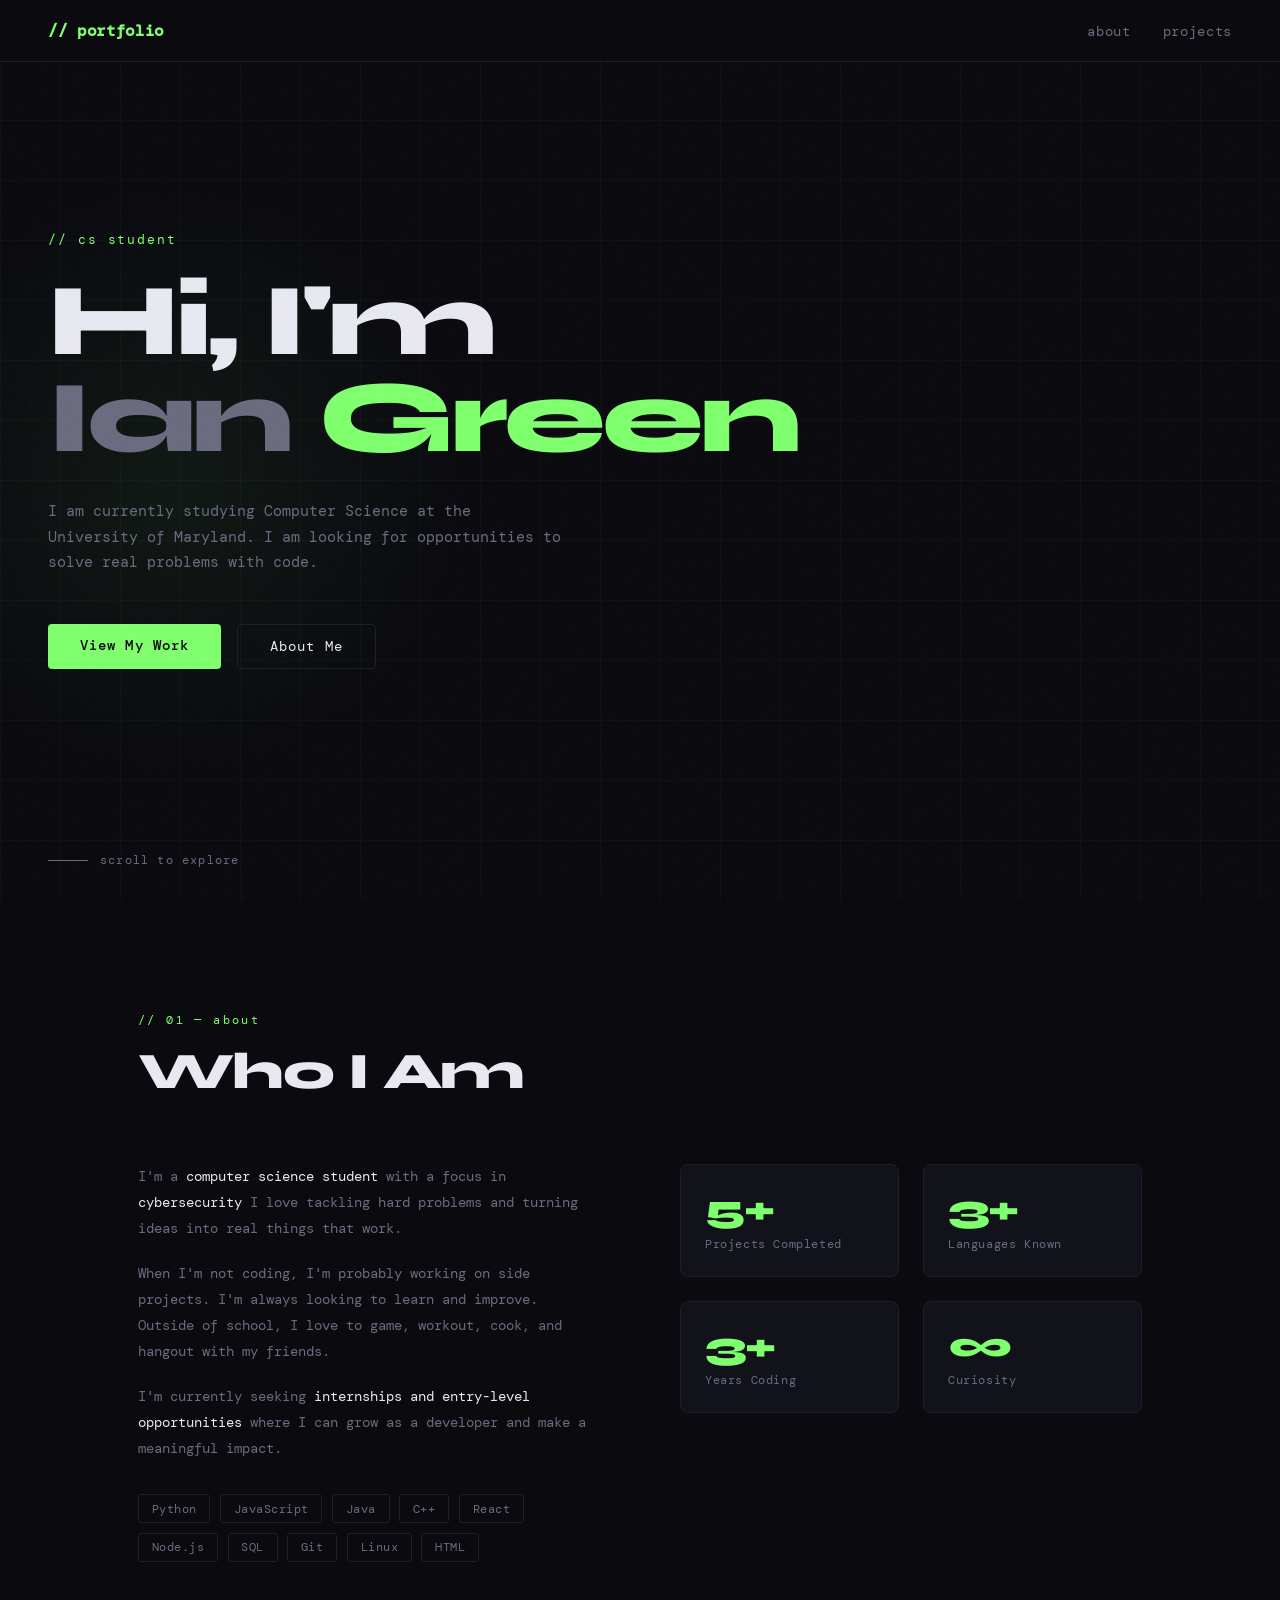
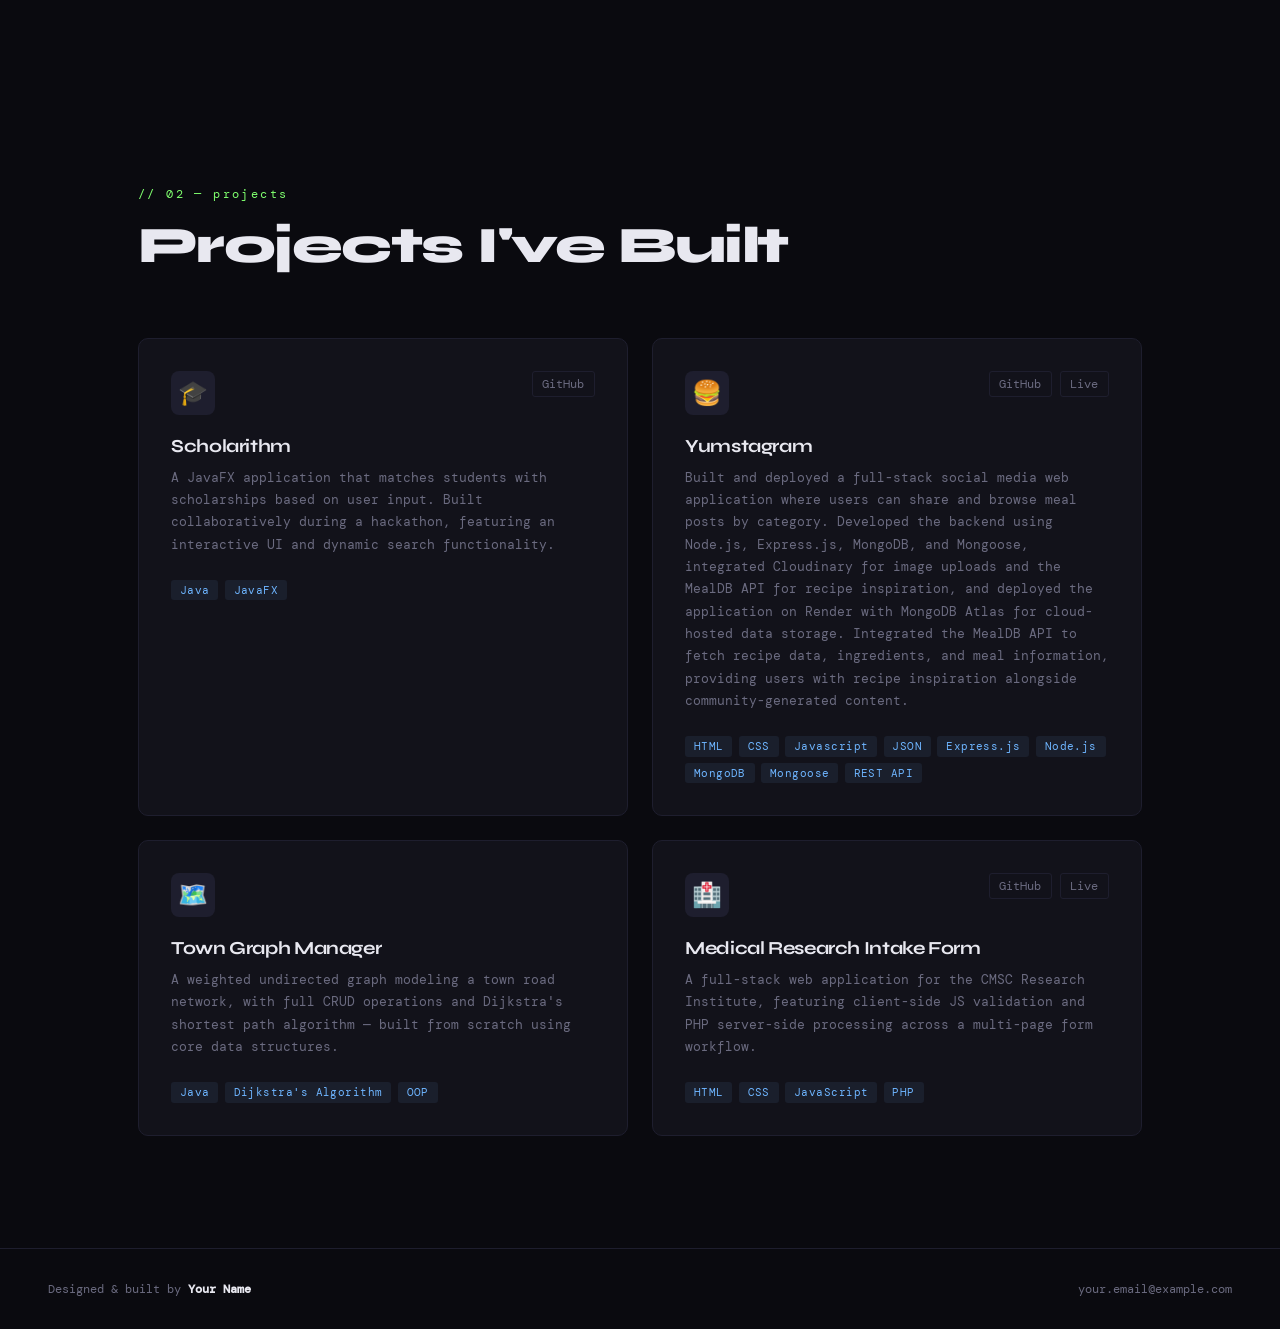
<file: index.html>
<!DOCTYPE html>
<html lang="en">
<head>
  <meta charset="UTF-8" />
  <meta name="viewport" content="width=device-width, initial-scale=1.0"/>
  <title>My Portfolio</title>
  <link href="https://fonts.googleapis.com/css2?family=Syne:wght@400;600;700;800&family=DM+Mono:wght@300;400;500&display=swap" rel="stylesheet"/>
  <link rel="stylesheet" href="style.css" />
</head>
<body>

<!-- NAV -->
<nav>
  <div class="nav-logo">// portfolio</div>
  <ul class="nav-links">
    <li><a href="#about">about</a></li>
    <li><a href="#projects">projects</a></li>
  </ul>
</nav>

<!-- HERO -->
<section id="hero">
  <div class="hero-grid-bg"></div>
  <div class="hero-glow"></div>
  <p class="hero-tag">// cs student </p>
  <h1>
    Hi, I'm<br>
    <span class="line2">Ian <span class="accent">Green</span></span>
  </h1>
  <p class="hero-desc">
    I am currently studying Computer Science at the University of Maryland.
    I am looking for opportunities to solve real problems with code.
  </p>
  <div class="hero-cta">
    <a href="#projects" class="btn btn-primary">View My Work</a>
    <a href="#about" class="btn btn-ghost">About Me</a>
  </div>
  <div class="hero-scroll">scroll to explore</div>
</section>

<!-- ABOUT -->
<section id="about">
  <p class="section-label reveal">// 01 — about</p>
  <h2 class="section-title reveal">Who I Am</h2>
  <div class="about-grid">
    <div class="about-text reveal">
      <p>
        I'm a <span>computer science student</span> with a focus in <span>cybersecurity</span>
        I love tackling hard problems and turning ideas into real things
        that work.
      </p>
      <p>
        When I'm not coding, I'm probably working on side projects.
        I'm always looking to learn and improve.
        Outside of school, I love to game, workout, cook, and hangout with my friends.
      </p>
      <p>
        I'm currently seeking <span>internships and entry-level
        opportunities</span> where I can grow as a developer and make
        a meaningful impact.
      </p>
      <div class="skills-list">
        <span class="skill-tag">Python</span>
        <span class="skill-tag">JavaScript</span>
        <span class="skill-tag">Java</span>
        <span class="skill-tag">C++</span>
        <span class="skill-tag">React</span>
        <span class="skill-tag">Node.js</span>
        <span class="skill-tag">SQL</span>
        <span class="skill-tag">Git</span>
        <span class="skill-tag">Linux</span>
        <span class="skill-tag">HTML</span>
      </div>
    </div>
    <div class="about-stats reveal">
      <div class="stat-card">
        <div class="stat-num">5+</div>
        <div class="stat-label">Projects Completed</div>
      </div>
      <div class="stat-card">
        <div class="stat-num">3+</div>
        <div class="stat-label">Languages Known</div>
      </div>
      <div class="stat-card">
        <div class="stat-num">3+</div>
        <div class="stat-label">Years Coding</div>
      </div>
      <div class="stat-card">
        <div class="stat-num">∞</div>
        <div class="stat-label">Curiosity</div>
      </div>
    </div>
  </div>
</section>

<!-- PROJECTS -->
<section id="projects">
  <p class="section-label reveal">// 02 — projects</p>
  <h2 class="section-title reveal">Projects I've Built</h2>
  <div class="projects-grid">

    <div class="project-card reveal">
      <div class="project-top">
        <div class="project-icon">🎓</div>
        <div class="project-links">
          <a href="https://github.com/icyig1/Scholarithm/tree/main">GitHub</a>
        </div>
      </div>
      <div class="project-name">Scholarithm</div>
      <p class="project-desc">
        A JavaFX application that matches students with scholarships based on
        user input. Built collaboratively during a hackathon, featuring an
        interactive UI and dynamic search functionality.
      </p>
      <div class="project-stack">
        <span class="stack-tag">Java</span>
        <span class="stack-tag">JavaFX</span>
      </div>
    </div>

      <div class="project-card reveal">
      <div class="project-top">
        <div class="project-icon">🍔</div>
        <div class="project-links">
          <a href="https://github.com/Ashleyjules14/Yumstagram-app">GitHub</a>
          <a href="https://yumstagram.onrender.com/">Live</a>
        </div>
      </div>
      <div class="project-name">Yumstagram</div>
      <p class="project-desc">
        Built and deployed a full-stack social media web application where users 
        can share and browse meal posts by category. Developed the backend using Node.js, 
        Express.js, MongoDB, and Mongoose, integrated Cloudinary for image uploads and 
        the MealDB API for recipe inspiration, and deployed the application on Render 
        with MongoDB Atlas for cloud-hosted data storage. Integrated the MealDB API to 
        fetch recipe data, ingredients, and meal information, providing users with recipe 
        inspiration alongside community-generated content.
      </p>
      <div class="project-stack">
        <span class="stack-tag">HTML</span>
        <span class="stack-tag">CSS</span>
        <span class="stack-tag">Javascript</span>
        <span class="stack-tag">JSON</span>
        <span class="stack-tag">Express.js</span>
        <span class="stack-tag">Node.js</span>
        <span class="stack-tag">MongoDB</span>
        <span class="stack-tag">Mongoose</span>
        <span class="stack-tag">REST API</span>
      </div>
    </div>
    
    <div class="project-card reveal">
      <div class="project-top">
        <div class="project-icon">🗺️</div>
        <div class="project-links">
        </div>
      </div>
      <div class="project-name">Town Graph Manager</div>
      <p class="project-desc">
        A weighted undirected graph modeling a town road network, with full
        CRUD operations and Dijkstra's shortest path algorithm — built from
        scratch using core data structures.
      </p>
      <div class="project-stack">
        <span class="stack-tag">Java</span>
        <span class="stack-tag">Dijkstra's Algorithm</span>
        <span class="stack-tag">OOP</span>
      </div>
    </div>

    <div class="project-card reveal">
      <div class="project-top">
        <div class="project-icon">🏥</div>
        <div class="project-links">
          <a href="#">GitHub</a>
          <a href="#">Live</a>
        </div>
      </div>
      <div class="project-name">Medical Research Intake Form</div>
      <p class="project-desc">
        A full-stack web application for the CMSC Research Institute, featuring
        client-side JS validation and PHP server-side processing across a
        multi-page form workflow.
      </p>
      <div class="project-stack">
        <span class="stack-tag">HTML</span>
        <span class="stack-tag">CSS</span>
        <span class="stack-tag">JavaScript</span>
        <span class="stack-tag">PHP</span>
      </div>
    </div>

  </div>
</section>

<!-- FOOTER -->
<footer>
  <span>Designed &amp; built by <strong style="color:var(--text)">Your Name</strong></span>
  <span>your.email@example.com</span>
</footer>

<script src="script.js"></script>
</body>
</html>
</file>
<file: style.css>
*, *::before, *::after { box-sizing: border-box; margin: 0; padding: 0; }

:root {
  --bg: #0a0a0f;
  --surface: #12121a;
  --border: #1e1e2e;
  --accent: #7fff6e;
  --accent2: #6eb5ff;
  --text: #e8e8f0;
  --muted: #6b6b80;
  --font-display: 'Syne', sans-serif;
  --font-mono: 'DM Mono', monospace;
}

html { scroll-behavior: smooth; }

body {
  background: var(--bg);
  color: var(--text);
  font-family: var(--font-display);
  overflow-x: hidden;
}

/* ── NOISE OVERLAY ── */
body::before {
  content: '';
  position: fixed;
  inset: 0;
  background-image: url("data:image/svg+xml,%3Csvg viewBox='0 0 200 200' xmlns='http://www.w3.org/2000/svg'%3E%3Cfilter id='n'%3E%3CfeTurbulence type='fractalNoise' baseFrequency='0.9' numOctaves='4' stitchTiles='stitch'/%3E%3C/filter%3E%3Crect width='100%25' height='100%25' filter='url(%23n)' opacity='0.04'/%3E%3C/svg%3E");
  pointer-events: none;
  z-index: 1000;
  opacity: 0.4;
}

/* ── NAV ── */
nav {
  position: fixed;
  top: 0; left: 0; right: 0;
  z-index: 100;
  display: flex;
  justify-content: space-between;
  align-items: center;
  padding: 1.25rem 3rem;
  backdrop-filter: blur(12px);
  border-bottom: 1px solid var(--border);
  background: rgba(10,10,15,0.7);
}

.nav-logo {
  font-size: 1rem;
  font-weight: 800;
  letter-spacing: -0.02em;
  color: var(--accent);
  font-family: var(--font-mono);
}

.nav-links { display: flex; gap: 2rem; list-style: none; }
.nav-links a {
  color: var(--muted);
  text-decoration: none;
  font-size: 0.85rem;
  font-family: var(--font-mono);
  letter-spacing: 0.05em;
  transition: color 0.2s;
}
.nav-links a:hover { color: var(--accent); }

/* ── HERO ── */
#hero {
  min-height: 100vh;
  display: flex;
  flex-direction: column;
  justify-content: center;
  padding: 0 3rem;
  position: relative;
  overflow: hidden;
}

.hero-grid-bg {
  position: absolute;
  inset: 0;
  background-image:
    linear-gradient(rgba(127,255,110,0.03) 1px, transparent 1px),
    linear-gradient(90deg, rgba(127,255,110,0.03) 1px, transparent 1px);
  background-size: 60px 60px;
  pointer-events: none;
}

.hero-glow {
  position: absolute;
  top: 20%; left: -10%;
  width: 600px; height: 600px;
  background: radial-gradient(circle, rgba(127,255,110,0.06) 0%, transparent 70%);
  pointer-events: none;
}

.hero-tag {
  font-family: var(--font-mono);
  font-size: 0.8rem;
  color: var(--accent);
  letter-spacing: 0.15em;
  margin-bottom: 1.5rem;
  opacity: 0;
  animation: fadeUp 0.6s 0.2s forwards;
}

h1 {
  font-size: clamp(3rem, 8vw, 7rem);
  font-weight: 800;
  line-height: 0.95;
  letter-spacing: -0.04em;
  margin-bottom: 2rem;
  opacity: 0;
  animation: fadeUp 0.7s 0.4s forwards;
}

h1 .line2 { color: var(--muted); }
h1 .accent { color: var(--accent); }

.hero-desc {
  max-width: 520px;
  font-family: var(--font-mono);
  font-size: 0.95rem;
  line-height: 1.7;
  color: var(--muted);
  margin-bottom: 3rem;
  opacity: 0;
  animation: fadeUp 0.7s 0.6s forwards;
}

.hero-cta {
  display: flex; gap: 1rem; flex-wrap: wrap;
  opacity: 0;
  animation: fadeUp 0.7s 0.8s forwards;
}

.btn {
  padding: 0.8rem 2rem;
  font-family: var(--font-mono);
  font-size: 0.85rem;
  letter-spacing: 0.08em;
  border-radius: 4px;
  text-decoration: none;
  cursor: pointer;
  transition: all 0.2s;
  border: none;
}
.btn-primary {
  background: var(--accent);
  color: #0a0a0f;
  font-weight: 500;
}
.btn-primary:hover { background: #a0ffaa; transform: translateY(-2px); }
.btn-ghost {
  background: transparent;
  color: var(--text);
  border: 1px solid var(--border);
}
.btn-ghost:hover { border-color: var(--accent); color: var(--accent); transform: translateY(-2px); }

.hero-scroll {
  position: absolute;
  bottom: 2rem; left: 3rem;
  font-family: var(--font-mono);
  font-size: 0.75rem;
  color: var(--muted);
  letter-spacing: 0.1em;
  display: flex; align-items: center; gap: 0.75rem;
  opacity: 0;
  animation: fadeUp 0.7s 1.1s forwards;
}
.hero-scroll::before {
  content: '';
  display: block;
  width: 40px; height: 1px;
  background: var(--muted);
}

/* ── SECTIONS ── */
section { padding: 7rem 3rem; }
.section-label {
  font-family: var(--font-mono);
  font-size: 0.75rem;
  color: var(--accent);
  letter-spacing: 0.2em;
  margin-bottom: 1rem;
}
.section-title {
  font-size: clamp(2rem, 4vw, 3.5rem);
  font-weight: 800;
  letter-spacing: -0.03em;
  margin-bottom: 4rem;
  line-height: 1.1;
}

/* ── ABOUT ── */
#about { max-width: 1100px; margin: 0 auto; }
.about-grid {
  display: grid;
  grid-template-columns: 1fr 1fr;
  gap: 5rem;
  align-items: start;
}

.about-text p {
  font-family: var(--font-mono);
  font-size: 0.9rem;
  line-height: 1.8;
  color: var(--muted);
  margin-bottom: 1.2rem;
}
.about-text p span { color: var(--text); }

.about-stats {
  display: grid;
  grid-template-columns: 1fr 1fr;
  gap: 1.5rem;
}
.stat-card {
  background: var(--surface);
  border: 1px solid var(--border);
  border-radius: 8px;
  padding: 1.5rem;
  transition: border-color 0.2s, transform 0.2s;
}
.stat-card:hover { border-color: var(--accent); transform: translateY(-3px); }
.stat-num {
  font-size: 2.5rem;
  font-weight: 800;
  color: var(--accent);
  letter-spacing: -0.04em;
  line-height: 1;
  margin-bottom: 0.4rem;
}
.stat-label {
  font-family: var(--font-mono);
  font-size: 0.75rem;
  color: var(--muted);
  letter-spacing: 0.05em;
}

.skills-list {
  margin-top: 2rem;
  display: flex;
  flex-wrap: wrap;
  gap: 0.6rem;
}
.skill-tag {
  font-family: var(--font-mono);
  font-size: 0.75rem;
  padding: 0.35rem 0.8rem;
  background: transparent;
  border: 1px solid var(--border);
  border-radius: 3px;
  color: var(--muted);
  letter-spacing: 0.04em;
  transition: all 0.2s;
}
.skill-tag:hover { border-color: var(--accent2); color: var(--accent2); }

/* ── PROJECTS ── */
#projects { max-width: 1100px; margin: 0 auto; }

.projects-grid {
  display: grid;
  grid-template-columns: repeat(auto-fill, minmax(320px, 1fr));
  gap: 1.5rem;
}

.project-card {
  background: var(--surface);
  border: 1px solid var(--border);
  border-radius: 10px;
  padding: 2rem;
  position: relative;
  overflow: hidden;
  transition: border-color 0.3s, transform 0.3s;
  cursor: default;
}
.project-card::before {
  content: '';
  position: absolute;
  top: 0; left: 0; right: 0;
  height: 2px;
  background: linear-gradient(90deg, var(--accent), var(--accent2));
  transform: scaleX(0);
  transform-origin: left;
  transition: transform 0.3s;
}
.project-card:hover { border-color: transparent; transform: translateY(-5px); }
.project-card:hover::before { transform: scaleX(1); }

.project-top {
  display: flex;
  justify-content: space-between;
  align-items: flex-start;
  margin-bottom: 1.25rem;
}
.project-icon {
  font-size: 1.5rem;
  background: var(--border);
  width: 44px; height: 44px;
  border-radius: 8px;
  display: flex; align-items: center; justify-content: center;
}
.project-links { display: flex; gap: 0.5rem; }
.project-links a {
  color: var(--muted);
  text-decoration: none;
  font-size: 0.75rem;
  font-family: var(--font-mono);
  padding: 0.25rem 0.6rem;
  border: 1px solid var(--border);
  border-radius: 3px;
  transition: all 0.2s;
}
.project-links a:hover { color: var(--accent); border-color: var(--accent); }

.project-name {
  font-size: 1.15rem;
  font-weight: 700;
  margin-bottom: 0.6rem;
  letter-spacing: -0.02em;
}
.project-desc {
  font-family: var(--font-mono);
  font-size: 0.82rem;
  line-height: 1.7;
  color: var(--muted);
  margin-bottom: 1.5rem;
}
.project-stack {
  display: flex; flex-wrap: wrap; gap: 0.4rem;
}
.stack-tag {
  font-family: var(--font-mono);
  font-size: 0.7rem;
  color: var(--accent2);
  background: rgba(110,181,255,0.08);
  padding: 0.2rem 0.55rem;
  border-radius: 3px;
  letter-spacing: 0.04em;
}

/* ── FOOTER ── */
footer {
  border-top: 1px solid var(--border);
  padding: 2rem 3rem;
  display: flex;
  justify-content: space-between;
  align-items: center;
  font-family: var(--font-mono);
  font-size: 0.78rem;
  color: var(--muted);
}

/* ── ANIMATIONS ── */
@keyframes fadeUp {
  from { opacity: 0; transform: translateY(24px); }
  to   { opacity: 1; transform: translateY(0); }
}

.reveal {
  opacity: 0;
  transform: translateY(30px);
  transition: opacity 0.6s, transform 0.6s;
}
.reveal.visible { opacity: 1; transform: none; }

/* ── RESPONSIVE ── */
@media (max-width: 768px) {
  nav { padding: 1rem 1.5rem; }
  .nav-links { display: none; }
  #hero, section { padding-left: 1.5rem; padding-right: 1.5rem; }
  .about-grid { grid-template-columns: 1fr; gap: 3rem; }
  .hero-scroll { left: 1.5rem; }
  footer { flex-direction: column; gap: 0.5rem; text-align: center; }
}
</file>
